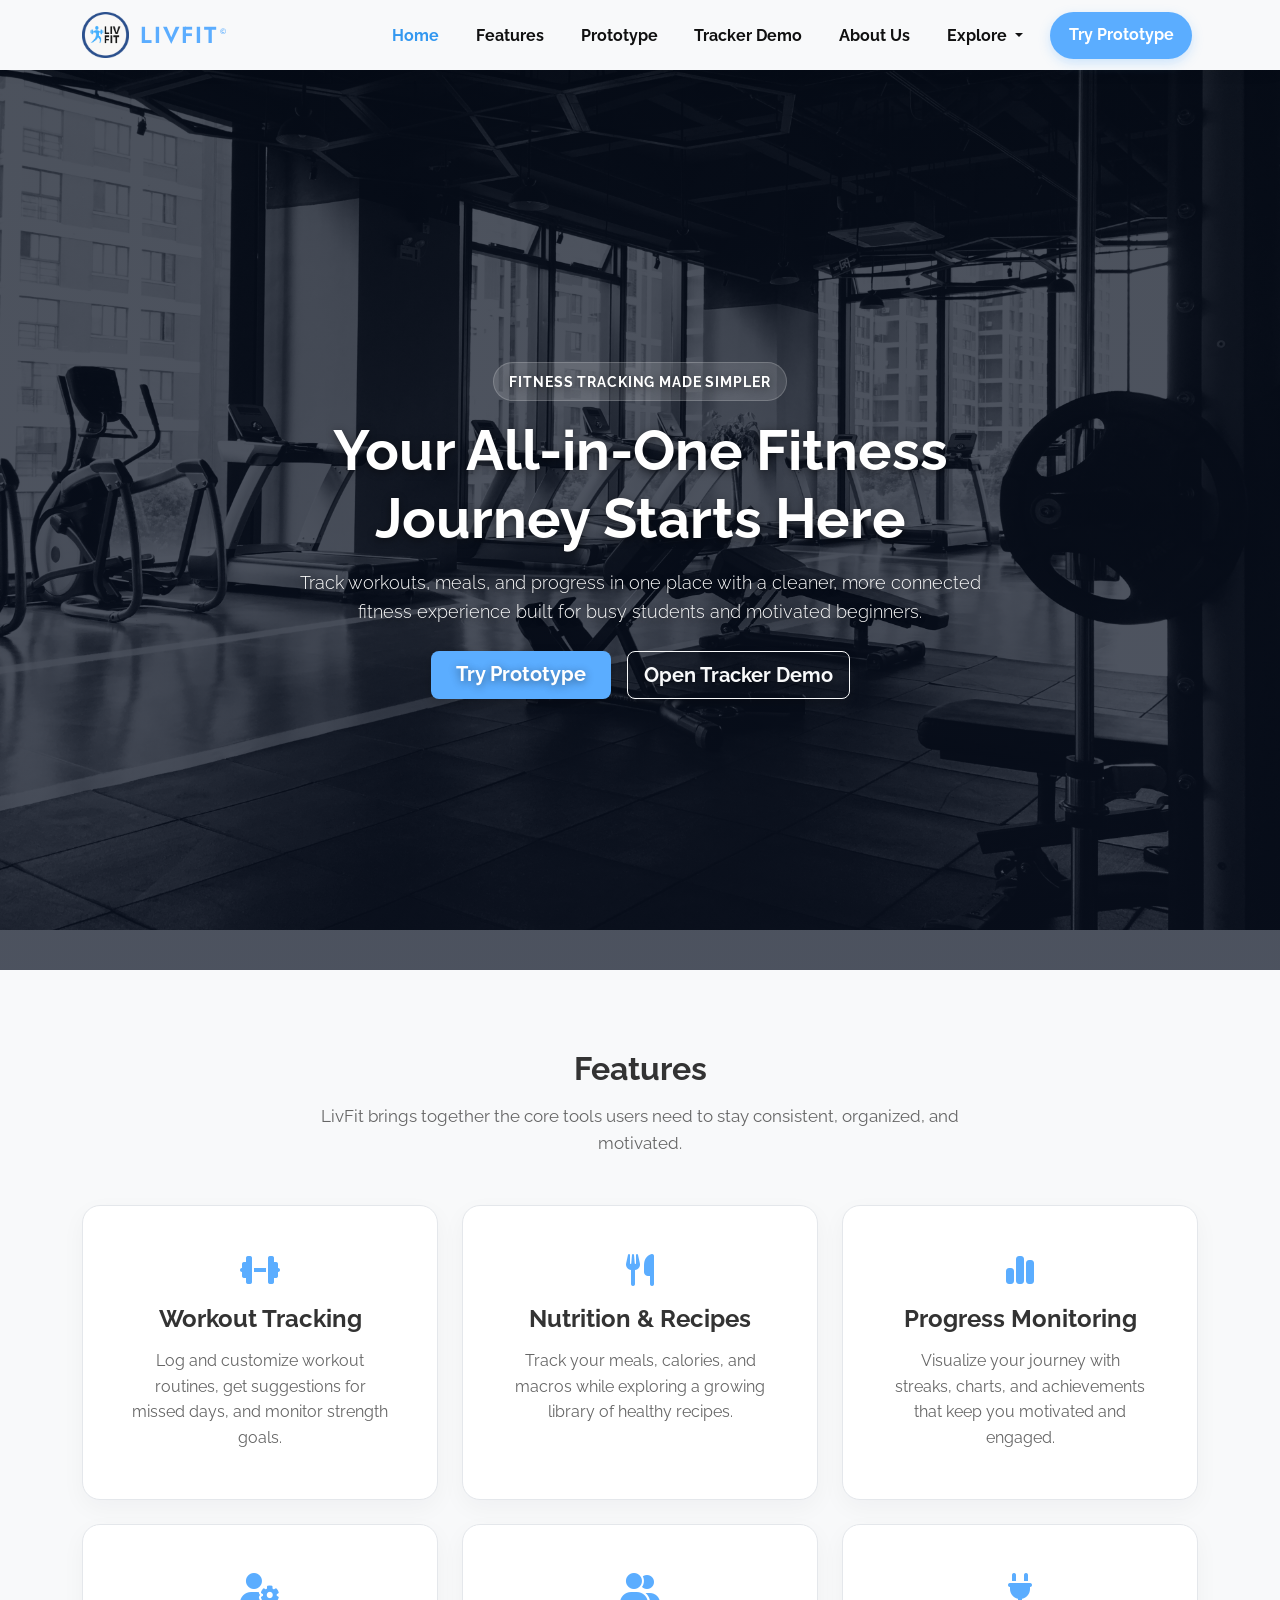
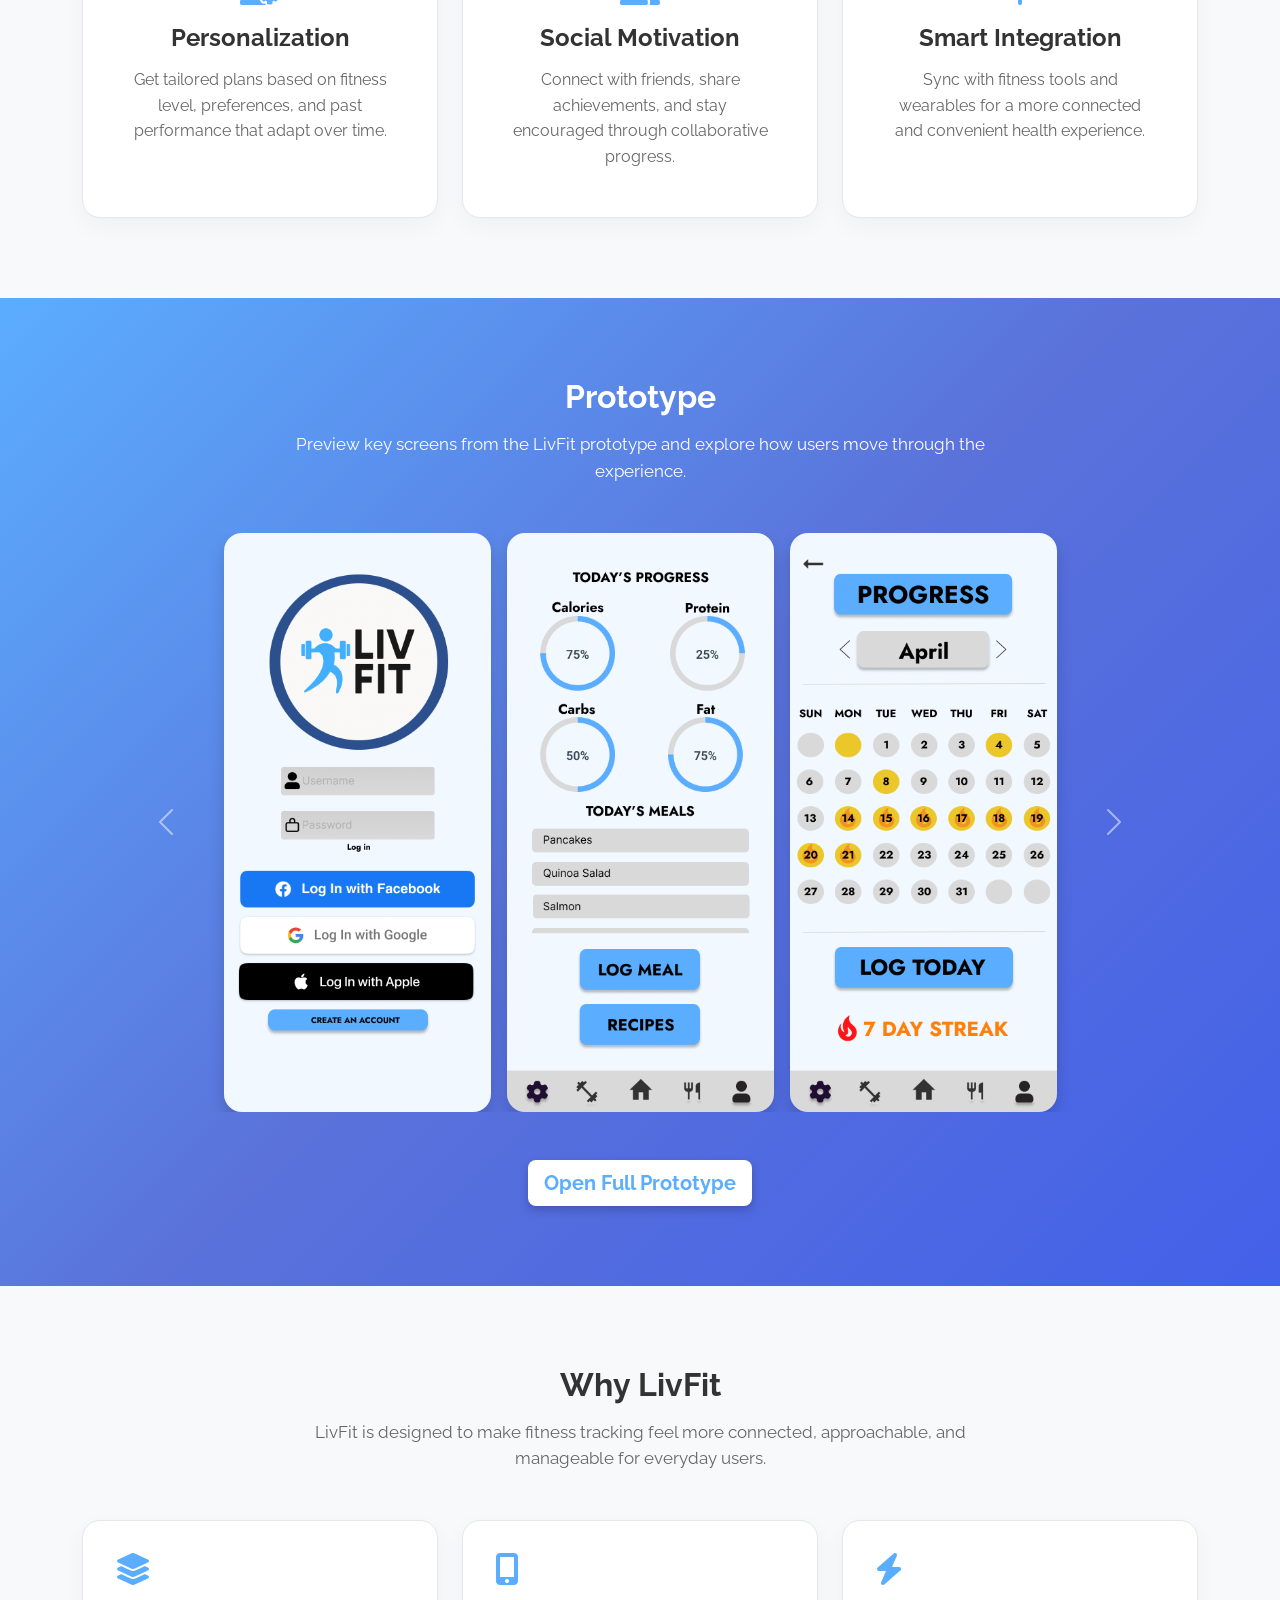
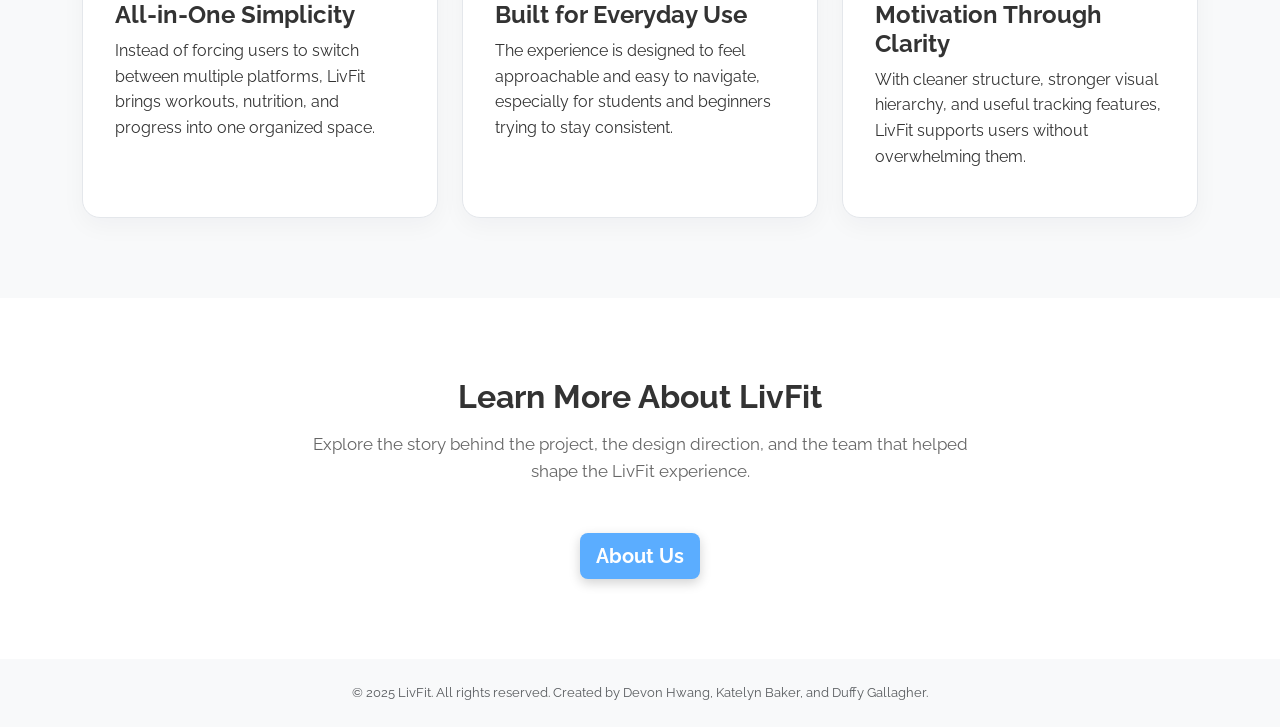
<file: index.html>
<!doctype html>
<html lang="en">
  <head>
    <meta charset="utf-8">
    <meta name="viewport" content="width=device-width, initial-scale=1">
    <meta name="description" content="LivFit fitness tracking website mockup">
    <meta name="author" content="Devon Hwang">
    <title>LivFit</title>

    <!-- Fonts -->
    <link rel="preconnect" href="https://fonts.googleapis.com">
    <link rel="preconnect" href="https://fonts.gstatic.com" crossorigin>
    <link href="https://fonts.googleapis.com/css2?family=Imperial+Script&family=Jost:ital,wght@0,100..900;1,100..900&family=Lacquer&family=Racing+Sans+One&family=Raleway:ital,wght@0,100..900;1,100..900&family=Roboto+Condensed:ital,wght@0,100..900;1,100..900&family=Roboto:ital,wght@0,100..900;1,100..900&display=swap" rel="stylesheet">

    <!-- Font Awesome -->
    <link rel="stylesheet" href="https://cdnjs.cloudflare.com/ajax/libs/font-awesome/6.5.0/css/all.min.css" crossorigin="anonymous" referrerpolicy="no-referrer">

    <!-- Bootstrap -->
    <link href="https://cdn.jsdelivr.net/npm/bootstrap@5.3.3/dist/css/bootstrap.min.css" rel="stylesheet" crossorigin="anonymous">

    <!-- Custom CSS -->
    <link href="style.css" rel="stylesheet">
  </head>

  <body id="home">
    <!-- Navbar -->
    <nav class="navbar navbar-expand-lg sticky-top">
      <div class="container">
        <a class="navbar-brand d-flex align-items-center" href="index.html">
          <img src="images/logo.png" alt="LivFit Logo" class="navbar-logo me-2">
          <span>LivFit<span class="copyright">©</span></span>
        </a>

        <button class="navbar-toggler" type="button" data-bs-toggle="collapse" data-bs-target="#navbarNav"
          aria-controls="navbarNav" aria-expanded="false" aria-label="Toggle navigation">
          <span class="navbar-toggler-icon"></span>
        </button>

        <div class="collapse navbar-collapse" id="navbarNav">
          <ul class="navbar-nav ms-auto align-items-lg-center">
            <li class="nav-item"><a class="nav-link active" href="index.html">Home</a></li>
            <li class="nav-item"><a class="nav-link" href="index.html#features">Features</a></li>
            <li class="nav-item"><a class="nav-link" href="index.html#screenshots">Prototype</a></li>
            <li class="nav-item"><a class="nav-link" href="tracker.html">Tracker Demo</a></li>
            <li class="nav-item"><a class="nav-link" href="about.html">About Us</a></li>

            <li class="nav-item dropdown">
              <a class="nav-link dropdown-toggle" href="#" id="navbarDropdown" role="button"
                data-bs-toggle="dropdown" aria-expanded="false">
                Explore
              </a>
              <ul class="dropdown-menu dropdown-menu-end" aria-labelledby="navbarDropdown">
  <li><a class="dropdown-item" href="index.html#why-livfit">Why LivFit</a></li>
  <li><a class="dropdown-item" href="tracker.html">Tracking Page</a></li>
  <li><a class="dropdown-item" href="about.html">About Us</a></li>
</ul>
            </li>

            <li class="nav-item ms-lg-2">
              <a href="https://www.figma.com/proto/eS0vBSrMBwKvLSvqaWGqgv/Group-2--Katelyn--Duffy--Devon-High-Fideliy?node-id=2-2&t=AMbj5bhNXjdpvRWr-1"
                target="_blank" class="btn nav-cta-btn">
                Try Prototype
              </a>
            </li>
          </ul>
        </div>
      </div>
    </nav>

    <!-- Hero -->
    <section class="hero">
      <div class="container hero-text">
        <p class="hero-kicker">Fitness tracking made simpler</p>
        <h1 class="display-4 fw-bold">Your All-in-One Fitness Journey Starts Here</h1>
        <p class="lead mt-3 mb-4">
          Track workouts, meals, and progress in one place with a cleaner, more connected fitness experience built for busy students and motivated beginners.
        </p>

        <div class="d-flex flex-column flex-sm-row gap-3 justify-content-center hero-buttons">
          <a href="https://www.figma.com/proto/eS0vBSrMBwKvLSvqaWGqgv/Group-2--Katelyn--Duffy--Devon-High-Fideliy?node-id=2-2&t=AMbj5bhNXjdpvRWr-1"
            target="_blank" class="btn btn-primary btn-lg">
            Try Prototype
          </a>

          <a href="tracker.html" class="btn btn-outline-light btn-lg">
            Open Tracker Demo
          </a>
        </div>
      </div>
    </section>

    <!-- Features -->
    <section id="features">
      <div class="container">
        <div class="section-heading text-center">
          <h2 class="fw-bold">Features</h2>
          <p class="section-subtitle">
            LivFit brings together the core tools users need to stay consistent, organized, and motivated.
          </p>
        </div>

        <div class="row g-4">
          <div class="col-md-6 col-lg-4">
            <div class="feature-card p-5 h-100">
              <i class="fa-solid fa-dumbbell feature-icon"></i>
              <h4>Workout Tracking</h4>
              <p>Log and customize workout routines, get suggestions for missed days, and monitor strength goals.</p>
            </div>
          </div>

          <div class="col-md-6 col-lg-4">
            <div class="feature-card p-5 h-100">
              <i class="fa-solid fa-utensils feature-icon"></i>
              <h4>Nutrition & Recipes</h4>
              <p>Track your meals, calories, and macros while exploring a growing library of healthy recipes.</p>
            </div>
          </div>

          <div class="col-md-6 col-lg-4">
            <div class="feature-card p-5 h-100">
              <i class="fa-solid fa-chart-simple feature-icon"></i>
              <h4>Progress Monitoring</h4>
              <p>Visualize your journey with streaks, charts, and achievements that keep you motivated and engaged.</p>
            </div>
          </div>

          <div class="col-md-6 col-lg-4">
            <div class="feature-card p-5 h-100">
              <i class="fa-solid fa-user-gear feature-icon"></i>
              <h4>Personalization</h4>
              <p>Get tailored plans based on fitness level, preferences, and past performance that adapt over time.</p>
            </div>
          </div>

          <div class="col-md-6 col-lg-4">
            <div class="feature-card p-5 h-100">
              <i class="fa-solid fa-user-group feature-icon"></i>
              <h4>Social Motivation</h4>
              <p>Connect with friends, share achievements, and stay encouraged through collaborative progress.</p>
            </div>
          </div>

          <div class="col-md-6 col-lg-4">
            <div class="feature-card p-5 h-100">
              <i class="fa-solid fa-plug feature-icon"></i>
              <h4>Smart Integration</h4>
              <p>Sync with fitness tools and wearables for a more connected and convenient health experience.</p>
            </div>
          </div>
        </div>
      </div>
    </section>

    <!-- Prototype -->
    <section id="screenshots">
      <div class="container">
        <div class="section-heading text-center">
          <h2 class="fw-bold text-white">Prototype</h2>
          <p class="section-subtitle text-white">
            Preview key screens from the LivFit prototype and explore how users move through the experience.
          </p>
        </div>

        <div id="livfitCarousel" class="carousel slide" data-bs-ride="carousel">
          <div class="carousel-inner">
            <div class="carousel-item active">
              <div class="row g-3 justify-content-center">
                <div class="col-4 col-md-3">
                  <img src="images/login-screen.png" class="d-block w-100 rounded shadow prototype-img" alt="LivFit Login"
                    data-bs-toggle="modal" data-bs-target="#imageModal"
                    onclick="document.getElementById('modalImage').src=this.src">
                </div>
                <div class="col-4 col-md-3">
                  <img src="images/nutrition-dashboard.png" class="d-block w-100 rounded shadow prototype-img" alt="Nutrition Dashboard"
                    data-bs-toggle="modal" data-bs-target="#imageModal"
                    onclick="document.getElementById('modalImage').src=this.src">
                </div>
                <div class="col-4 col-md-3">
                  <img src="images/progress-tracker.png" class="d-block w-100 rounded shadow prototype-img" alt="Progress Tracker"
                    data-bs-toggle="modal" data-bs-target="#imageModal"
                    onclick="document.getElementById('modalImage').src=this.src">
                </div>
              </div>
            </div>

            <div class="carousel-item">
              <div class="row g-3 justify-content-center">
                <div class="col-4 col-md-3">
                  <img src="images/profile-achievements.png" class="d-block w-100 rounded shadow prototype-img" alt="Profile Achievements"
                    data-bs-toggle="modal" data-bs-target="#imageModal"
                    onclick="document.getElementById('modalImage').src=this.src">
                </div>
                <div class="col-4 col-md-3">
                  <img src="images/fitness-discover.png" class="d-block w-100 rounded shadow prototype-img" alt="Discover Workouts"
                    data-bs-toggle="modal" data-bs-target="#imageModal"
                    onclick="document.getElementById('modalImage').src=this.src">
                </div>
              </div>
            </div>
          </div>

          <button class="carousel-control-prev" type="button" data-bs-target="#livfitCarousel" data-bs-slide="prev">
            <span class="carousel-control-prev-icon" aria-hidden="true"></span>
            <span class="visually-hidden">Previous</span>
          </button>
          <button class="carousel-control-next" type="button" data-bs-target="#livfitCarousel" data-bs-slide="next">
            <span class="carousel-control-next-icon" aria-hidden="true"></span>
            <span class="visually-hidden">Next</span>
          </button>
        </div>

        <div class="text-center mt-4">
          <a href="https://www.figma.com/proto/eS0vBSrMBwKvLSvqaWGqgv/Group-2--Katelyn--Duffy--Devon-High-Fideliy?node-id=2-2&t=AMbj5bhNXjdpvRWr-1"
            target="_blank" class="btn btn-secondary-custom btn-lg mt-4">
            Open Full Prototype
          </a>
        </div>
      </div>
    </section>

    <!-- Why LivFit -->
    <section id="why-livfit" class="bg-light">
      <div class="container">
        <div class="section-heading text-center">
          <h2 class="fw-bold">Why LivFit</h2>
          <p class="section-subtitle">
            LivFit is designed to make fitness tracking feel more connected, approachable, and manageable for everyday users.
          </p>
        </div>

        <div class="row g-4">
          <div class="col-md-4">
            <div class="why-card h-100">
              <i class="fa-solid fa-layer-group why-icon"></i>
              <h4>All-in-One Simplicity</h4>
              <p>
                Instead of forcing users to switch between multiple platforms, LivFit brings workouts, nutrition, and progress into one organized space.
              </p>
            </div>
          </div>

          <div class="col-md-4">
            <div class="why-card h-100">
              <i class="fa-solid fa-mobile-screen-button why-icon"></i>
              <h4>Built for Everyday Use</h4>
              <p>
                The experience is designed to feel approachable and easy to navigate, especially for students and beginners trying to stay consistent.
              </p>
            </div>
          </div>

          <div class="col-md-4">
            <div class="why-card h-100">
              <i class="fa-solid fa-bolt why-icon"></i>
              <h4>Motivation Through Clarity</h4>
              <p>
                With cleaner structure, stronger visual hierarchy, and useful tracking features, LivFit supports users without overwhelming them.
              </p>
            </div>
          </div>
        </div>
      </div>
    </section>

       <!-- About CTA -->
    <section class="bg-white">
      <div class="container text-center">
        <div class="section-heading">
          <h2 class="fw-bold">Learn More About LivFit</h2>
          <p class="section-subtitle">
            Explore the story behind the project, the design direction, and the team that helped shape the LivFit experience.
          </p>
        </div>

        <a href="about.html" class="btn btn-primary btn-lg">About Us</a>
      </div>
    </section>
    <!-- Footer -->
    <footer class="text-center py-4">
      <div class="container">
        <p class="mb-0 text-muted small">
          &copy; 2025 LivFit. All rights reserved. Created by Devon Hwang, Katelyn Baker, and Duffy Gallagher.
        </p>
      </div>
    </footer>

    <!-- Modal -->
    <div class="modal fade" id="imageModal" tabindex="-1" aria-hidden="true">
      <div class="modal-dialog modal-dialog-centered modal-lg">
        <div class="modal-content bg-white border-0 shadow">
          <div class="modal-body p-0">
            <img
              src="[data-uri]"
              id="modalImage"
              class="img-fluid w-100 rounded"
              alt="Enlarged preview"
            >
          </div>
        </div>
      </div>
    </div>

    <script src="https://cdn.jsdelivr.net/npm/bootstrap@5.3.3/dist/js/bootstrap.bundle.min.js" crossorigin="anonymous"></script>
    <script src="script.js"></script>
  </body>
</html>
</file>
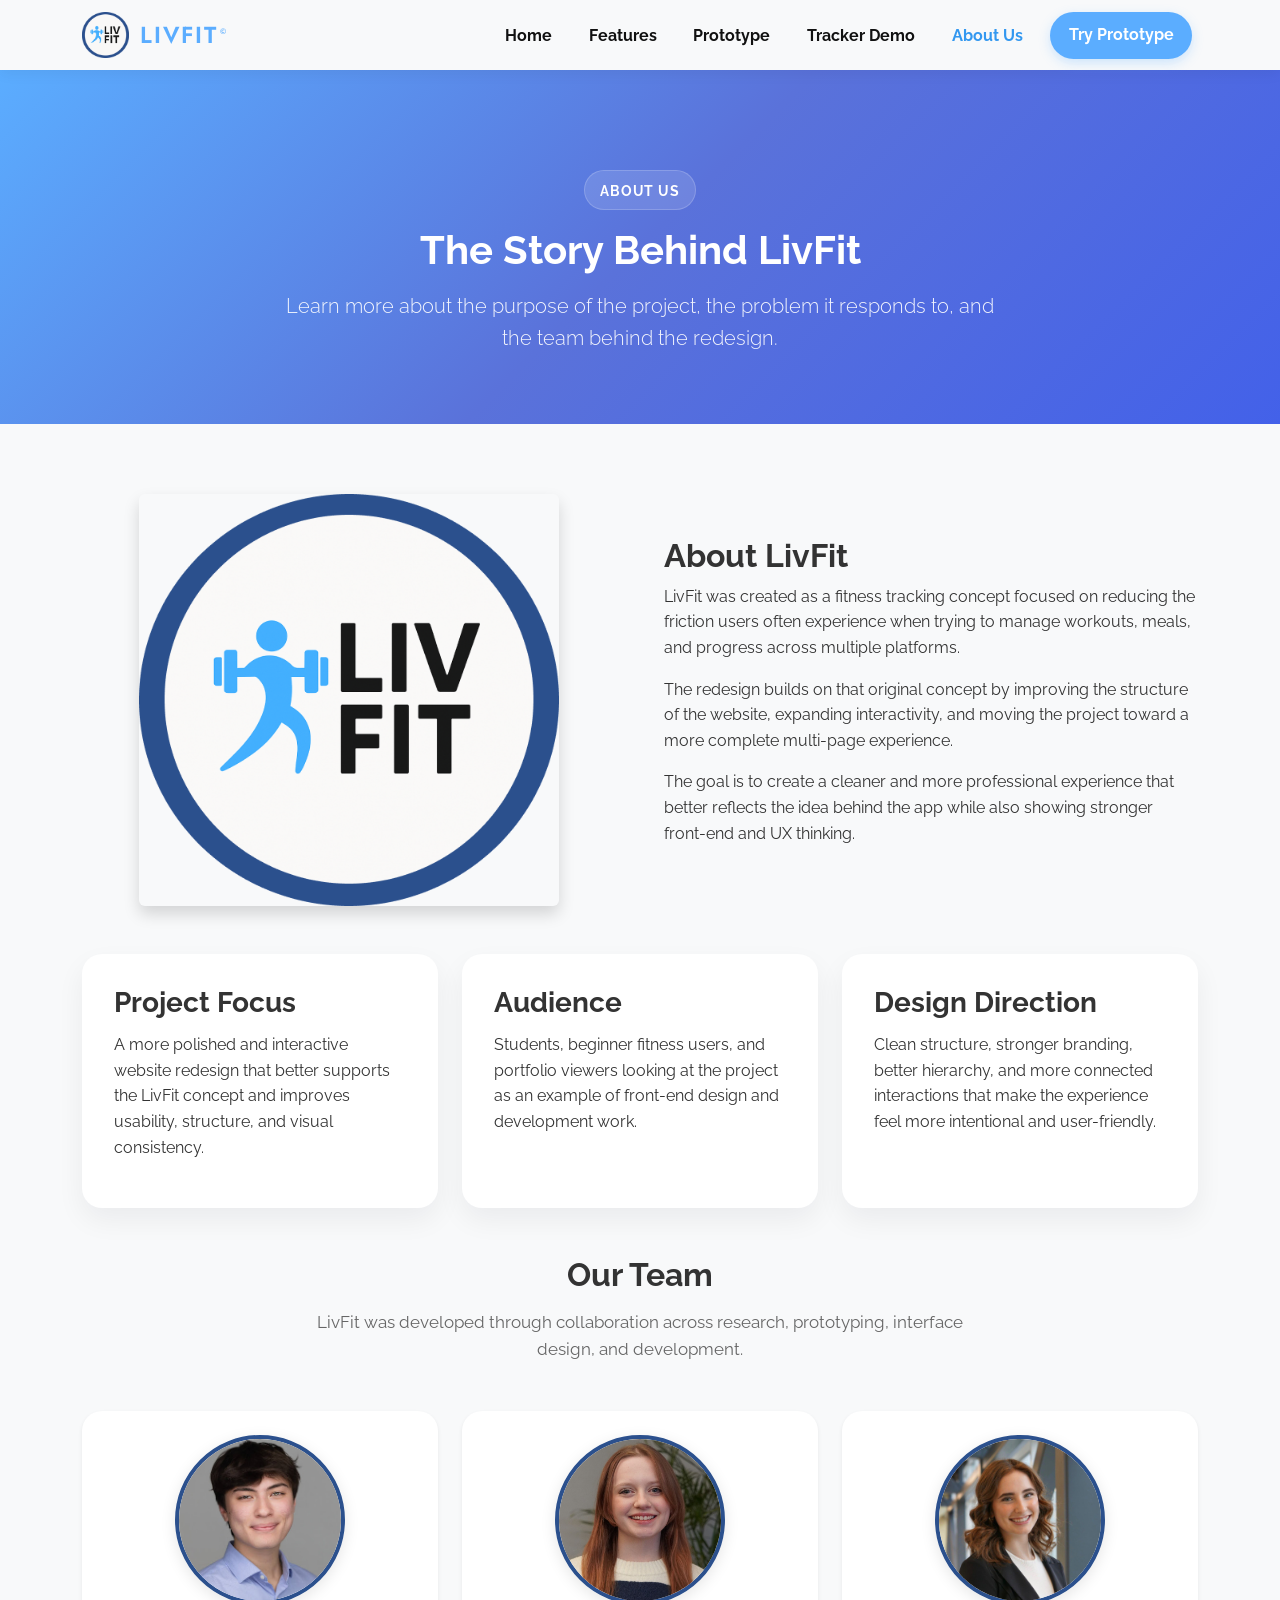
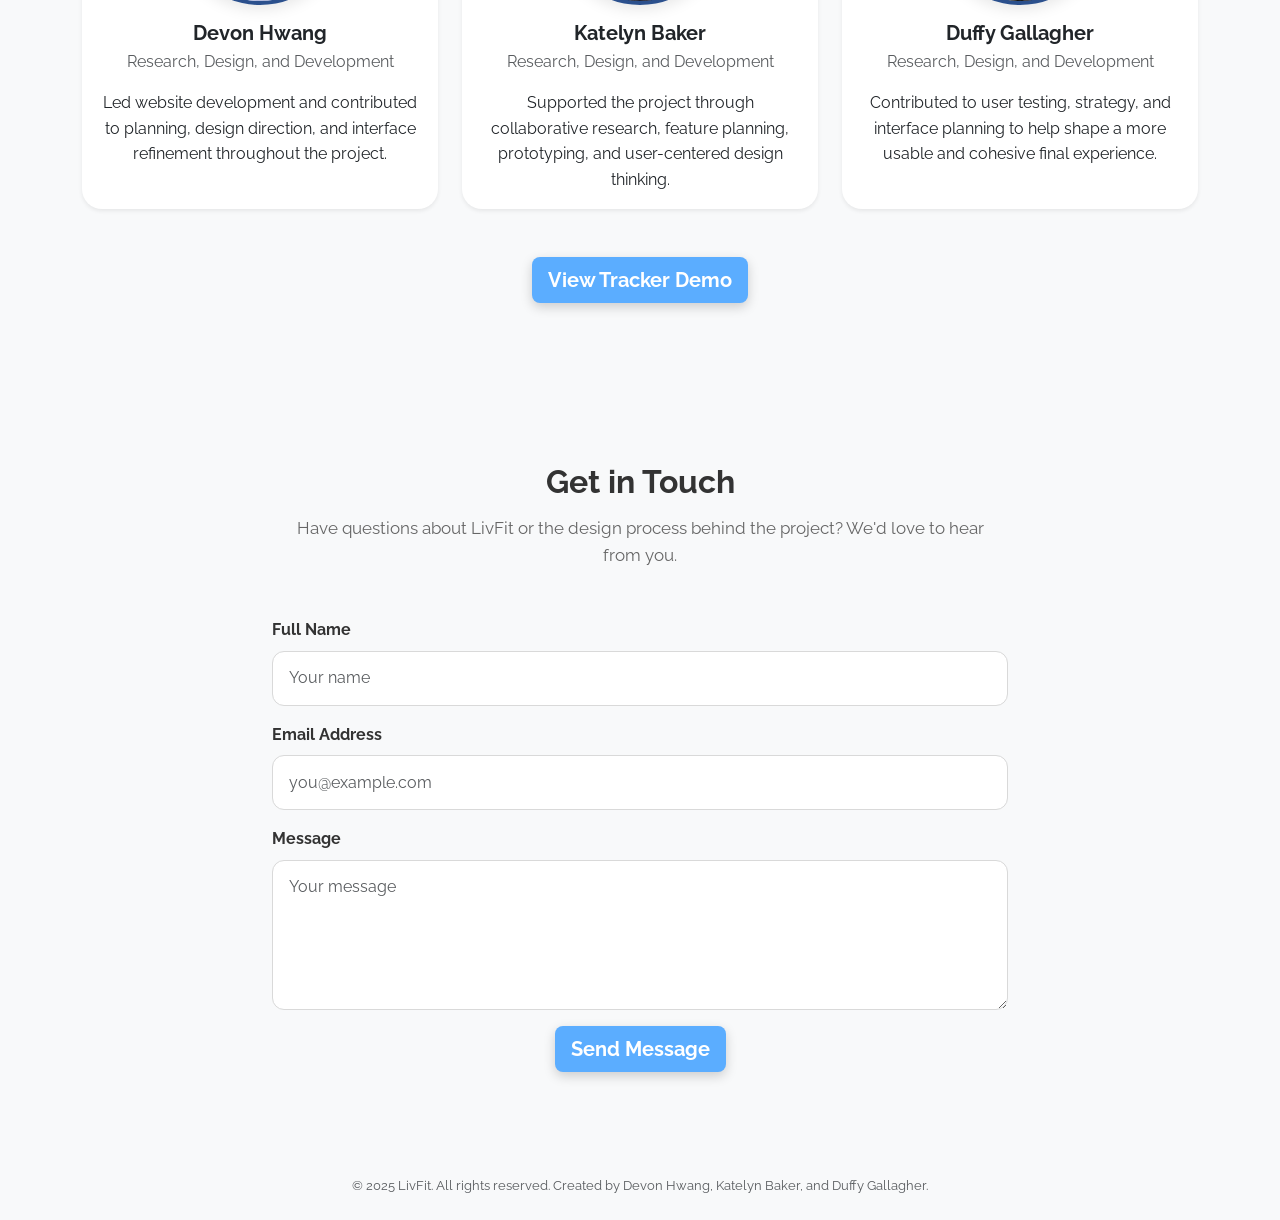
<file: about.html>
<!doctype html>
<html lang="en">
  <head>
    <meta charset="utf-8">
    <meta name="viewport" content="width=device-width, initial-scale=1">
    <meta name="description" content="About the LivFit project">
    <meta name="author" content="Devon Hwang">
    <title>LivFit | About Us</title>

    <link rel="preconnect" href="https://fonts.googleapis.com">
    <link rel="preconnect" href="https://fonts.gstatic.com" crossorigin>
    <link href="https://fonts.googleapis.com/css2?family=Imperial+Script&family=Jost:ital,wght@0,100..900;1,100..900&family=Lacquer&family=Racing+Sans+One&family=Raleway:ital,wght@0,100..900;1,100..900&family=Roboto+Condensed:ital,wght@0,100..900;1,100..900&family=Roboto:ital,wght@0,100..900;1,100..900&display=swap" rel="stylesheet">

    <link rel="stylesheet" href="https://cdnjs.cloudflare.com/ajax/libs/font-awesome/6.5.0/css/all.min.css" crossorigin="anonymous" referrerpolicy="no-referrer">
    <link href="https://cdn.jsdelivr.net/npm/bootstrap@5.3.3/dist/css/bootstrap.min.css" rel="stylesheet" crossorigin="anonymous">
    <link href="style.css" rel="stylesheet">
  </head>

  <body class="subpage-body">
    <nav class="navbar navbar-expand-lg sticky-top">
      <div class="container">
        <a class="navbar-brand d-flex align-items-center" href="index.html">
          <img src="images/logo.png" alt="LivFit Logo" class="navbar-logo me-2">
          <span>LivFit<span class="copyright">©</span></span>
        </a>

        <button class="navbar-toggler" type="button" data-bs-toggle="collapse" data-bs-target="#navbarNavAbout"
          aria-controls="navbarNavAbout" aria-expanded="false" aria-label="Toggle navigation">
          <span class="navbar-toggler-icon"></span>
        </button>

        <div class="collapse navbar-collapse" id="navbarNavAbout">
          <ul class="navbar-nav ms-auto align-items-lg-center">
            <li class="nav-item"><a class="nav-link" href="index.html">Home</a></li>
            <li class="nav-item"><a class="nav-link" href="index.html#features">Features</a></li>
            <li class="nav-item"><a class="nav-link" href="index.html#screenshots">Prototype</a></li>
            <li class="nav-item"><a class="nav-link" href="tracker.html">Tracker Demo</a></li>
            <li class="nav-item"><a class="nav-link active" href="about.html">About Us</a></li>
            <li class="nav-item ms-lg-2">
              <a href="https://www.figma.com/proto/eS0vBSrMBwKvLSvqaWGqgv/Group-2--Katelyn--Duffy--Devon-High-Fideliy?node-id=2-2&t=AMbj5bhNXjdpvRWr-1"
                target="_blank" class="btn nav-cta-btn">
                Try Prototype
              </a>
            </li>
          </ul>
        </div>
      </div>
    </nav>

    <section class="subpage-hero about-hero">
      <div class="container text-center">
        <p class="hero-kicker">About Us</p>
        <h1 class="fw-bold">The Story Behind LivFit</h1>
        <p class="lead mx-auto">
          Learn more about the purpose of the project, the problem it responds to, and the team behind the redesign.
        </p>
      </div>
    </section>

    <section class="about-page-section">
      <div class="container">
        <div class="row g-5 align-items-center mb-5">
          <div class="col-lg-6">
            <img src="images/logo.png" alt="LivFit Logo" class="img-fluid rounded shadow about-image">
          </div>
          <div class="col-lg-6">
            <h2>About LivFit</h2>
            <p>
              LivFit was created as a fitness tracking concept focused on reducing the friction users often experience when trying to manage workouts, meals, and progress across multiple platforms.
            </p>
            <p>
              The redesign builds on that original concept by improving the structure of the website, expanding interactivity, and moving the project toward a more complete multi-page experience.
            </p>
            <p>
              The goal is to create a cleaner and more professional experience that better reflects the idea behind the app while also showing stronger front-end and UX thinking.
            </p>
          </div>
        </div>

        <div class="row g-4 mb-5">
          <div class="col-md-4">
            <div class="about-info-card h-100">
              <h3>Project Focus</h3>
              <p>
                A more polished and interactive website redesign that better supports the LivFit concept and improves usability, structure, and visual consistency.
              </p>
            </div>
          </div>

          <div class="col-md-4">
            <div class="about-info-card h-100">
              <h3>Audience</h3>
              <p>
                Students, beginner fitness users, and portfolio viewers looking at the project as an example of front-end design and development work.
              </p>
            </div>
          </div>

          <div class="col-md-4">
            <div class="about-info-card h-100">
              <h3>Design Direction</h3>
              <p>
                Clean structure, stronger branding, better hierarchy, and more connected interactions that make the experience feel more intentional and user-friendly.
              </p>
            </div>
          </div>
        </div>

        <div class="section-heading text-center">
          <h2 class="fw-bold">Our Team</h2>
          <p class="section-subtitle">
            LivFit was developed through collaboration across research, prototyping, interface design, and development.
          </p>
        </div>

        <div class="row text-center justify-content-center g-4">
          <div class="col-md-4">
            <div class="card team-card border-0 shadow-sm h-100">
              <img src="images/headshot.jpg" class="team-img mt-4" alt="Devon Hwang">
              <div class="card-body">
                <h5 class="card-title mb-1">Devon Hwang</h5>
                <p class="text-muted">Research, Design, and Development</p>
                <p class="card-text">Led website development and contributed to planning, design direction, and interface refinement throughout the project.</p>
              </div>
            </div>
          </div>

          <div class="col-md-4">
            <div class="card team-card border-0 shadow-sm h-100">
              <img src="images/katelyn.jpg" class="team-img mt-4" alt="Katelyn Baker">
              <div class="card-body">
                <h5 class="card-title mb-1">Katelyn Baker</h5>
                <p class="text-muted">Research, Design, and Development</p>
                <p class="card-text">Supported the project through collaborative research, feature planning, prototyping, and user-centered design thinking.</p>
              </div>
            </div>
          </div>

          <div class="col-md-4">
            <div class="card team-card border-0 shadow-sm h-100">
              <img src="images/duffy.jpg" class="team-img mt-4" alt="Duffy Gallagher">
              <div class="card-body">
                <h5 class="card-title mb-1">Duffy Gallagher</h5>
                <p class="text-muted">Research, Design, and Development</p>
                <p class="card-text">Contributed to user testing, strategy, and interface planning to help shape a more usable and cohesive final experience.</p>
              </div>
            </div>
          </div>
        </div>

        <div class="text-center mt-5">
          <a href="tracker.html" class="btn btn-primary btn-lg">View Tracker Demo</a>
        </div>
      </div>
    </section>

    <!-- Contact Section -->
<section id="contact" class="about-contact-section">
  <div class="container">

    <div class="section-heading text-center">
      <h2 class="fw-bold">Get in Touch</h2>
      <p class="section-subtitle">
        Have questions about LivFit or the design process behind the project? We'd love to hear from you.
      </p>
    </div>

    <div class="row justify-content-center">
      <div class="col-md-8">

        <form>
          <div class="mb-3">
            <label for="name" class="form-label">Full Name</label>
            <input type="text" class="form-control" id="name" placeholder="Your name">
          </div>

          <div class="mb-3">
            <label for="email" class="form-label">Email Address</label>
            <input type="email" class="form-control" id="email" placeholder="you@example.com">
          </div>

          <div class="mb-3">
            <label for="message" class="form-label">Message</label>
            <textarea class="form-control" id="message" rows="5" placeholder="Your message"></textarea>
          </div>

          <div class="text-center">
            <button type="submit" class="btn btn-primary btn-lg">
              Send Message
            </button>
          </div>

        </form>

      </div>
    </div>

  </div>
</section>

    <footer class="text-center py-4">
      <div class="container">
        <p class="mb-0 text-muted small">
          &copy; 2025 LivFit. All rights reserved. Created by Devon Hwang, Katelyn Baker, and Duffy Gallagher.
        </p>
      </div>
    </footer>

    <script src="https://cdn.jsdelivr.net/npm/bootstrap@5.3.3/dist/js/bootstrap.bundle.min.js" crossorigin="anonymous"></script>
    <script src="script.js"></script>
  </body>
</html>
</file>
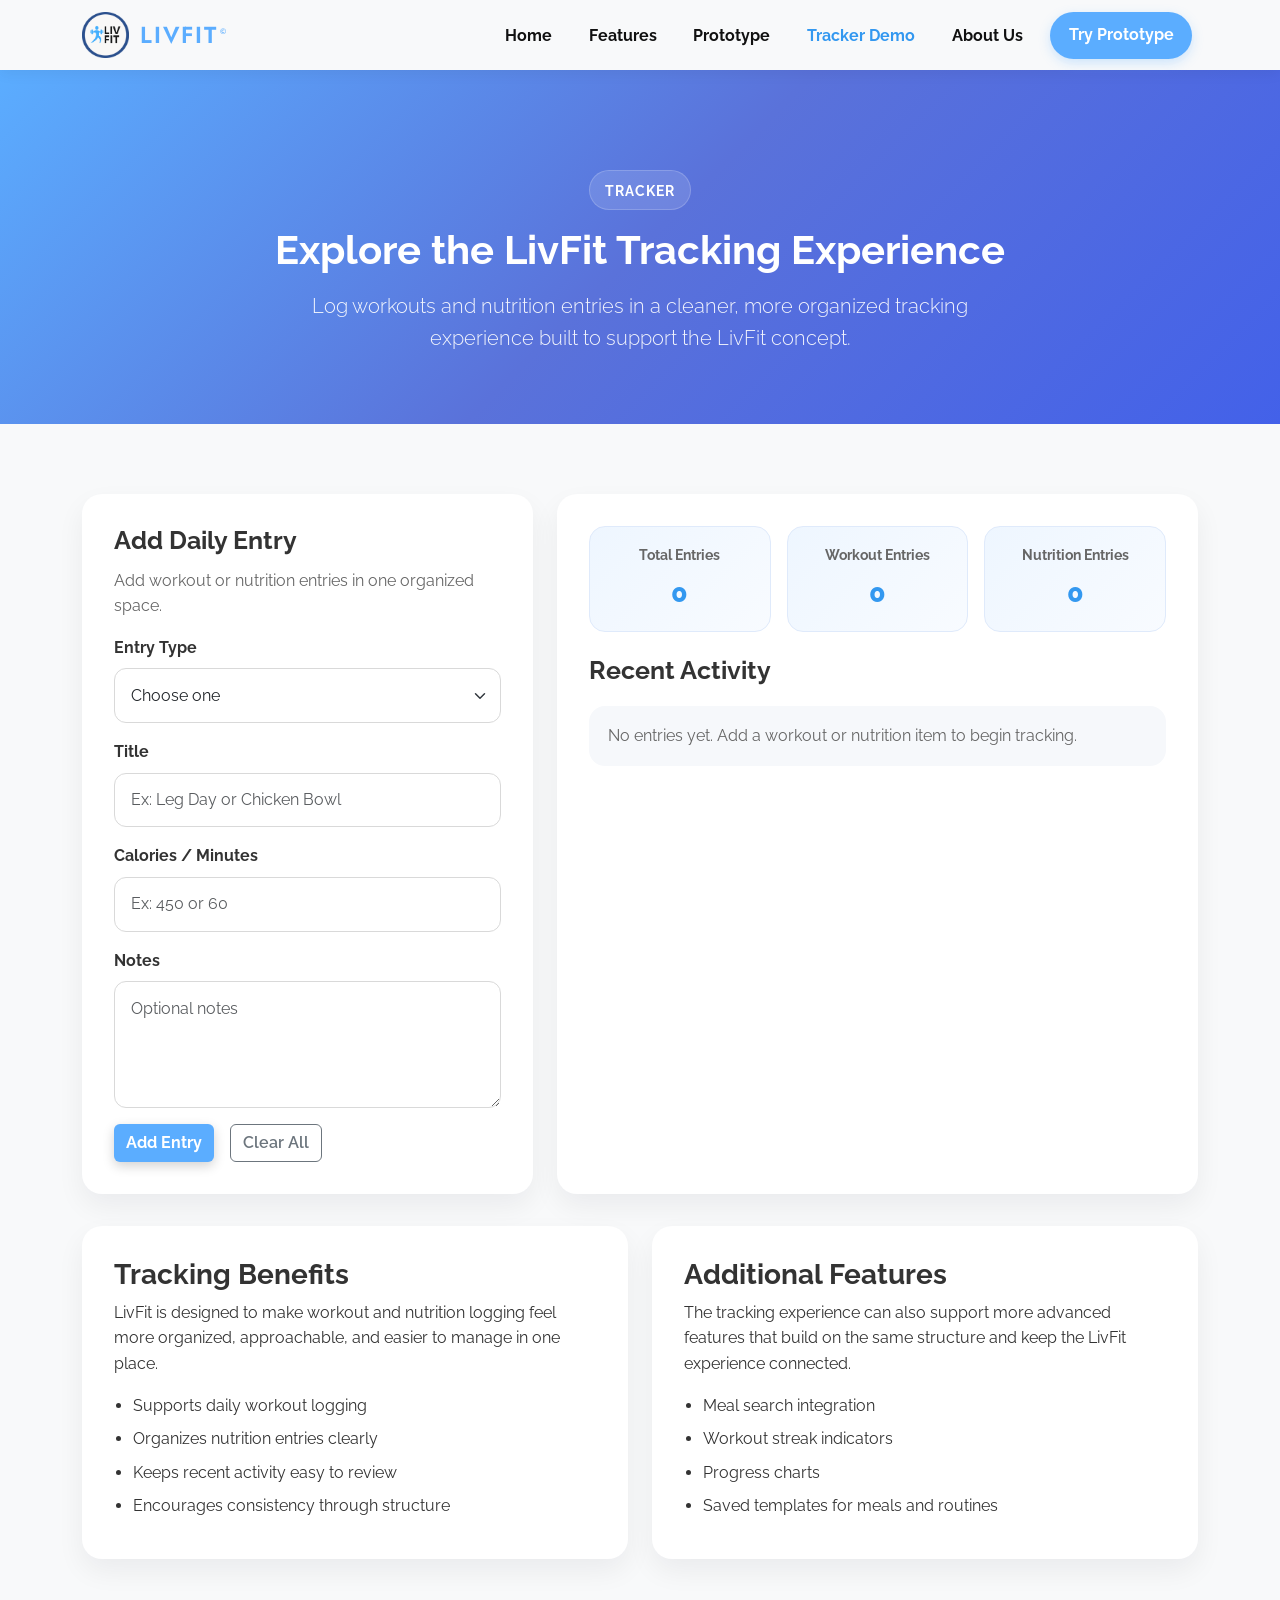
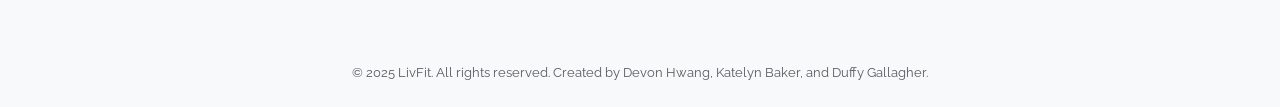
<file: tracker.html>
<!doctype html>
<html lang="en">
  <head>
    <meta charset="utf-8">
    <meta name="viewport" content="width=device-width, initial-scale=1">
    <meta name="description" content="LivFit tracker demo">
    <meta name="author" content="Devon Hwang">
    <title>LivFit | Tracker demo</title>

    <link rel="preconnect" href="https://fonts.googleapis.com">
    <link rel="preconnect" href="https://fonts.gstatic.com" crossorigin>
    <link href="https://fonts.googleapis.com/css2?family=Imperial+Script&family=Jost:ital,wght@0,100..900;1,100..900&family=Lacquer&family=Racing+Sans+One&family=Raleway:ital,wght@0,100..900;1,100..900&family=Roboto+Condensed:ital,wght@0,100..900;1,100..900&family=Roboto:ital,wght@0,100..900;1,100..900&display=swap" rel="stylesheet">

    <link rel="stylesheet" href="https://cdnjs.cloudflare.com/ajax/libs/font-awesome/6.5.0/css/all.min.css" crossorigin="anonymous" referrerpolicy="no-referrer">
    <link href="https://cdn.jsdelivr.net/npm/bootstrap@5.3.3/dist/css/bootstrap.min.css" rel="stylesheet" crossorigin="anonymous">
    <link href="style.css" rel="stylesheet">
  </head>

  <body class="subpage-body">
    <nav class="navbar navbar-expand-lg sticky-top">
      <div class="container">
        <a class="navbar-brand d-flex align-items-center" href="index.html">
          <img src="images/logo.png" alt="LivFit Logo" class="navbar-logo me-2">
          <span>LivFit<span class="copyright">©</span></span>
        </a>

        <button class="navbar-toggler" type="button" data-bs-toggle="collapse" data-bs-target="#navbarNavTracker"
          aria-controls="navbarNavTracker" aria-expanded="false" aria-label="Toggle navigation">
          <span class="navbar-toggler-icon"></span>
        </button>

        <div class="collapse navbar-collapse" id="navbarNavTracker">
          <ul class="navbar-nav ms-auto align-items-lg-center">
            <li class="nav-item"><a class="nav-link" href="index.html">Home</a></li>
            <li class="nav-item"><a class="nav-link" href="index.html#features">Features</a></li>
            <li class="nav-item"><a class="nav-link" href="index.html#screenshots">Prototype</a></li>
            <li class="nav-item"><a class="nav-link active" href="tracker.html">Tracker Demo</a></li>
            <li class="nav-item"><a class="nav-link" href="about.html">About Us</a></li>
            <li class="nav-item ms-lg-2">
              <a href="https://www.figma.com/proto/eS0vBSrMBwKvLSvqaWGqgv/Group-2--Katelyn--Duffy--Devon-High-Fideliy?node-id=2-2&t=AMbj5bhNXjdpvRWr-1"
                target="_blank" class="btn nav-cta-btn">
                Try Prototype
              </a>
            </li>
          </ul>
        </div>
      </div>
    </nav>

       <section class="subpage-hero">
      <div class="container text-center">
        <p class="hero-kicker">Tracker</p>
        <h1 class="fw-bold">Explore the LivFit Tracking Experience</h1>
        <p class="lead mx-auto">
          Log workouts and nutrition entries in a cleaner, more organized tracking experience built to support the LivFit concept.
        </p>
      </div>
    </section>

    <section class="tracker-section">
      <div class="container">
        <div class="row g-4">
          <div class="col-lg-5">
            <div class="tracker-card">
              <h2 class="tracker-title">Add Daily Entry</h2>
              <p class="tracker-text">Add workout or nutrition entries in one organized space.</p>

              <form id="trackerForm">
                <div class="mb-3">
                  <label for="entryType" class="form-label">Entry Type</label>
                  <select id="entryType" class="form-select" required>
                    <option value="">Choose one</option>
                    <option value="Workout">Workout</option>
                    <option value="Nutrition">Nutrition</option>
                  </select>
                </div>

                <div class="mb-3">
                  <label for="entryTitle" class="form-label">Title</label>
                  <input type="text" id="entryTitle" class="form-control" placeholder="Ex: Leg Day or Chicken Bowl" required>
                </div>

                <div class="mb-3">
                  <label for="entryValue" class="form-label">Calories / Minutes</label>
                  <input type="number" id="entryValue" class="form-control" placeholder="Ex: 450 or 60" required>
                </div>

                <div class="mb-3">
                  <label for="entryNotes" class="form-label">Notes</label>
                  <textarea id="entryNotes" class="form-control" rows="4" placeholder="Optional notes"></textarea>
                </div>

                <div class="d-flex flex-column flex-sm-row gap-3">
                  <button type="submit" class="btn btn-primary">Add Entry</button>
                  <button type="button" id="clearEntries" class="btn btn-outline-secondary">Clear All</button>
                </div>
              </form>
            </div>
          </div>

          <div class="col-lg-7">
            <div class="tracker-card">
              <div class="tracker-summary">
                <div class="summary-box">
                  <span class="summary-label">Total Entries</span>
                  <span class="summary-number" id="totalEntries">0</span>
                </div>
                <div class="summary-box">
                  <span class="summary-label">Workout Entries</span>
                  <span class="summary-number" id="workoutEntries">0</span>
                </div>
                <div class="summary-box">
                  <span class="summary-label">Nutrition Entries</span>
                  <span class="summary-number" id="nutritionEntries">0</span>
                </div>
              </div>

              <h2 class="tracker-title mt-4">Recent Activity</h2>
              <div id="trackerEmptyState" class="tracker-empty">
                No entries yet. Add a workout or nutrition item to begin tracking.
              </div>

              <div id="trackerList" class="tracker-list"></div>
            </div>
          </div>
        </div>

        <div class="row g-4 mt-2">
          <div class="col-lg-6">
            <div class="tracker-card info-card">
              <h3>Tracking Benefits</h3>
              <p>
                LivFit is designed to make workout and nutrition logging feel more organized, approachable, and easier to manage in one place.
              </p>
              <ul>
                <li>Supports daily workout logging</li>
                <li>Organizes nutrition entries clearly</li>
                <li>Keeps recent activity easy to review</li>
                <li>Encourages consistency through structure</li>
              </ul>
            </div>
          </div>

          <div class="col-lg-6">
            <div class="tracker-card info-card">
              <h3>Additional Features</h3>
              <p>
                The tracking experience can also support more advanced features that build on the same structure and keep the LivFit experience connected.
              </p>
              <ul>
                <li>Meal search integration</li>
                <li>Workout streak indicators</li>
                <li>Progress charts</li>
                <li>Saved templates for meals and routines</li>
              </ul>
            </div>
          </div>
        </div>
      </div>
    </section>
    
    <footer class="text-center py-4">
      <div class="container">
        <p class="mb-0 text-muted small">
          &copy; 2025 LivFit. All rights reserved. Created by Devon Hwang, Katelyn Baker, and Duffy Gallagher.
        </p>
      </div>
    </footer>

    <script src="https://cdn.jsdelivr.net/npm/bootstrap@5.3.3/dist/js/bootstrap.bundle.min.js" crossorigin="anonymous"></script>
    <script src="script.js"></script>
  </body>
</html>
</file>
<file: style.css>
/* General Reset & Typography */
body {
  font-family: 'Raleway', 'Segoe UI', Tahoma, Geneva, Verdana, sans-serif;
  line-height: 1.6;
  background-color: #f8f9fa;
  color: #333;
  margin: 0;
  padding: 0;
}

h1, h2, h3, h4, h5 {
  font-weight: 700;
}

section {
  padding: 80px 0;
}

.section-heading {
  max-width: 760px;
  margin: 0 auto 3rem auto;
}

.section-heading h2 {
  margin-bottom: 0.9rem;
}

.section-subtitle {
  font-size: 1.05rem;
  color: #666;
  margin: 0 auto;
  max-width: 700px;
}

/* Navbar */
.navbar {
  background-color: rgba(248, 249, 250, 0.96);
  backdrop-filter: blur(8px);
  box-shadow: 0 3px 14px rgba(0, 0, 0, 0.06);
  padding-top: 0.45rem;
  padding-bottom: 0.45rem;
}

.navbar-logo {
  height: 46px;
  width: auto;
}

.navbar-brand {
  font-family: 'Jost', sans-serif;
  font-size: 1.45rem;
  letter-spacing: 1.4px;
  color: #5BADFF;
  display: flex;
  align-items: center;
  gap: 0.2rem;
  text-decoration: none;
}

.navbar-brand:hover {
  color: #5BADFF;
}

.navbar-brand .copyright {
  font-size: 0.34em;
  vertical-align: super;
  margin-left: 2px;
  color: #5BADFF;
}

.navbar-brand span {
  text-transform: uppercase;
  letter-spacing: 2px;
  font-weight: 600;
  color: #5BADFF;
  line-height: 1;
}

.nav-link {
  color: #111;
  margin-left: 0.6rem;
  font-size: 0.98rem;
  font-weight: 700;
  transition: color 0.25s ease;
}

.navbar .nav-link:link,
.navbar .nav-link:visited {
  color: #111;
}

.navbar .nav-link:hover {
  color: #3398F0;
  text-decoration: none;
}

.navbar .nav-link:focus,
.navbar .nav-link.active {
  color: #3398F0;
  outline: none;
}

.navbar-collapse {
  background-color: transparent;
}

.navbar-collapse .nav-item {
  padding: 0.2rem 0.35rem;
}

.dropdown-menu {
  border: none;
  border-radius: 14px;
  box-shadow: 0 10px 24px rgba(0, 0, 0, 0.08);
  padding: 0.6rem;
}

.dropdown-item {
  border-radius: 10px;
  font-weight: 600;
  padding: 0.55rem 0.9rem;
}

.dropdown-item:hover {
  background-color: #eef6ff;
  color: #3398F0;
}

.nav-cta-btn {
  background-color: #5BADFF;
  color: #fff;
  font-weight: 700;
  border-radius: 999px;
  padding: 0.65rem 1.1rem;
  box-shadow: 0 4px 12px rgba(91, 173, 255, 0.28);
  transition: all 0.3s ease;
}

.nav-cta-btn:hover {
  background-color: #3398F0;
  color: #fff;
  transform: translateY(-1px);
}

.navbar-toggler {
  border: none;
  box-shadow: none;
}

.navbar-toggler:focus {
  box-shadow: none;
}

.navbar-toggler-icon {
  background-image: url("data:image/svg+xml;charset=utf8,%3Csvg viewBox='0 0 30 30' xmlns='http://www.w3.org/2000/svg'%3E%3Cpath stroke='%235BADFF' stroke-width='2' stroke-linecap='round' stroke-miterlimit='10' d='M4 7h22M4 15h22M4 23h22'/%3E%3C/svg%3E");
}

/* Hero Section */
.hero {
  background-image: url("images/workout.jpg");
  background-attachment: fixed;
  background-position: center;
  background-repeat: no-repeat;
  background-size: cover;
  min-height: 100vh;
  display: flex;
  align-items: center;
  justify-content: center;
  text-align: center;
  position: relative;
  padding: 110px 20px 90px;
  overflow: hidden;
}

.hero::before {
  content: "";
  position: absolute;
  inset: 0;
  background: linear-gradient(rgba(7, 15, 30, 0.72), rgba(10, 18, 35, 0.72));
  z-index: 0;
}

.hero-text {
  position: relative;
  z-index: 1;
  color: #fff;
  max-width: 780px;
  margin: 0 auto;
  text-shadow: 0 2px 8px rgba(0, 0, 0, 0.45);
}

.hero-kicker {
  display: inline-block;
  margin-bottom: 1rem;
  padding: 0.45rem 0.95rem;
  border-radius: 999px;
  background-color: rgba(255, 255, 255, 0.13);
  border: 1px solid rgba(255, 255, 255, 0.18);
  font-size: 0.9rem;
  font-weight: 700;
  letter-spacing: 0.06em;
  text-transform: uppercase;
}

.hero h1 {
  margin-bottom: 1rem;
}

.hero .lead {
  max-width: 690px;
  margin-left: auto;
  margin-right: auto;
  font-size: 1.15rem;
}

.hero-buttons .btn {
  min-width: 180px;
}

/* Subpage Hero */
.subpage-body {
  background-color: #f8f9fa;
}

.subpage-hero {
  background: linear-gradient(135deg, #5BADFF, #5a72da, #4361e9);
  color: #fff;
  text-align: center;
  padding: 100px 20px 70px;
}

.subpage-hero .lead {
  max-width: 720px;
  margin: 1rem auto 0 auto;
  color: rgba(255, 255, 255, 0.92);
}

/* Buttons */
.btn-primary {
  background-color: #5BADFF;
  border: none;
  font-weight: 700;
  box-shadow: 0 4px 12px rgba(0, 0, 0, 0.18);
  transition: all 0.3s ease;
}

.btn-primary:hover {
  background-color: #3398F0;
  transform: translateY(-1px);
}

.btn-outline-light {
  font-weight: 700;
  box-shadow: 0 4px 10px rgba(0, 0, 0, 0.18);
  transition: all 0.3s ease;
}

.btn-outline-light:hover {
  transform: translateY(-1px);
}

.btn-outline-secondary {
  font-weight: 600;
  transition: all 0.3s ease;
}

.btn-outline-secondary:hover {
  transform: translateY(-1px);
}

/* Features */
#features {
  background-color: #f8f9fa;
}

.feature-card {
  background-color: #ffffff;
  border: 1px solid #e4e7eb;
  border-radius: 18px;
  text-align: center;
  transition: transform 0.25s ease, box-shadow 0.25s ease;
  box-shadow: 0 8px 24px rgba(16, 24, 40, 0.04);
}

.feature-card:hover {
  transform: translateY(-6px);
  box-shadow: 0 16px 36px rgba(16, 24, 40, 0.1);
}

.feature-card h4 {
  margin-bottom: 0.9rem;
}

.feature-card p {
  margin-bottom: 0;
  color: #666;
}

.feature-icon {
  font-size: 2rem;
  color: #5BADFF;
  margin-bottom: 1.2rem;
}

/* Prototype */
#screenshots {
  background: linear-gradient(135deg, #5BADFF, #5a72da, #4361e9);
}

#screenshots .section-subtitle {
  color: rgba(255, 255, 255, 0.92);
}

.prototype-img {
  transition: transform 0.25s ease, box-shadow 0.25s ease;
  cursor: pointer;
  border-radius: 18px !important;
}

.prototype-img:hover {
  transform: translateY(-4px);
  box-shadow: 0 14px 28px rgba(0, 0, 0, 0.18) !important;
}

.carousel-item img {
  max-height: 600px;
  object-fit: contain;
}

.btn-secondary-custom {
  background-color: #ffffff;
  color: #5BADFF;
  border: none;
  transition: all 0.3s ease;
  box-shadow: 0 4px 10px rgba(0, 0, 0, 0.2);
  font-weight: 700;
}

.btn-secondary-custom:hover {
  background-color: #e8e8e8;
  color: #3398F0;
  box-shadow: 0 6px 15px rgba(0, 0, 0, 0.25);
  transform: translateY(-1px);
}

/* Why LivFit */
#why-livfit {
  background-color: #f8f9fa !important;
}

.why-card {
  background: #ffffff;
  border: 1px solid #e4e7eb;
  border-radius: 18px;
  padding: 2rem;
  box-shadow: 0 8px 24px rgba(16, 24, 40, 0.04);
  transition: transform 0.25s ease, box-shadow 0.25s ease;
}

.why-card:hover {
  transform: translateY(-6px);
  box-shadow: 0 16px 36px rgba(16, 24, 40, 0.1);
}

.why-icon {
  font-size: 2rem;
  color: #5BADFF;
  margin-bottom: 1rem;
}

/* About CTA on homepage */
.bg-white .section-heading .section-subtitle {
  color: #666;
}

/* About Page */
.about-page-section {
  padding-top: 70px;
  padding-bottom: 80px;
}

.about-image {
  max-width: 420px;
  display: block;
  margin: 0 auto;
}

.about-info-card {
  background: #fff;
  border-radius: 20px;
  padding: 2rem;
  box-shadow: 0 12px 28px rgba(16, 24, 40, 0.06);
  height: 100%;
}

.about-info-card h3 {
  margin-bottom: 0.8rem;
}

/* Team */
.team-card {
  border-radius: 20px;
  transition: transform 0.25s ease, box-shadow 0.25s ease;
}

.team-card:hover {
  transform: translateY(-5px);
  box-shadow: 0 16px 30px rgba(16, 24, 40, 0.1) !important;
}

.team-img {
  width: 170px;
  height: 170px;
  object-fit: cover;
  border-radius: 50%;
  border: 4px solid #2b508d;
  box-shadow: 0 4px 15px rgba(0, 0, 0, 0.1);
  margin-left: auto;
  margin-right: auto;
}

img[src*="katelyn.jpg"] {
  object-position: center 30%;
}

img[src*="headshot.jpg"] {
  object-position: 30% center ;
}

/* Tracker Page */
.tracker-section {
  padding-top: 70px;
  padding-bottom: 80px;
}

.tracker-card {
  background: #fff;
  border-radius: 20px;
  padding: 2rem;
  box-shadow: 0 12px 28px rgba(16, 24, 40, 0.06);
  height: 100%;
}

.tracker-title {
  font-size: 1.55rem;
  margin-bottom: 0.75rem;
}

.tracker-text {
  color: #666;
}

.tracker-summary {
  display: grid;
  grid-template-columns: repeat(3, 1fr);
  gap: 1rem;
}

.summary-box {
  background: linear-gradient(135deg, #eef6ff, #f8fbff);
  border: 1px solid #dfeafb;
  border-radius: 16px;
  padding: 1rem;
  text-align: center;
}

.summary-label {
  display: block;
  font-size: 0.9rem;
  font-weight: 700;
  color: #666;
  margin-bottom: 0.35rem;
}

.summary-number {
  font-size: 1.7rem;
  font-weight: 800;
  color: #3398F0;
}

.tracker-list {
  margin-top: 1.5rem;
}

.tracker-item {
  border: 1px solid #e6ebf2;
  border-radius: 16px;
  padding: 1rem 1rem 0.9rem;
  margin-bottom: 1rem;
  background-color: #fbfdff;
}

.tracker-item-header {
  display: flex;
  justify-content: space-between;
  align-items: flex-start;
  gap: 1rem;
  margin-bottom: 0.45rem;
}

.tracker-badge {
  display: inline-block;
  background-color: #eef6ff;
  color: #3398F0;
  border-radius: 999px;
  padding: 0.3rem 0.75rem;
  font-size: 0.78rem;
  font-weight: 800;
  text-transform: uppercase;
  letter-spacing: 0.04em;
}

.tracker-value {
  font-weight: 800;
  color: #111;
}

.tracker-item h4 {
  font-size: 1.1rem;
  margin-bottom: 0.25rem;
}

.tracker-item p {
  margin-bottom: 0.6rem;
  color: #666;
}

.tracker-remove-btn {
  border: none;
  background: transparent;
  color: #dc3545;
  font-weight: 700;
  padding: 0;
}

.tracker-remove-btn:hover {
  opacity: 0.8;
}

.tracker-empty {
  margin-top: 1.25rem;
  padding: 1.1rem 1.2rem;
  border-radius: 16px;
  background-color: #f6f8fb;
  color: #666;
}

.info-card ul {
  padding-left: 1.2rem;
  margin-bottom: 0;
}

.info-card li {
  margin-bottom: 0.5rem;
}

/* Forms */
.form-label {
  font-weight: 700;
}

.form-control,
.form-select {
  border-radius: 12px;
  padding: 0.9rem 1rem;
  border: 1px solid #d9d9d9;
}

.form-control:focus,
.form-select:focus {
  border-color: #5BADFF;
  box-shadow: 0 0 0 0.2rem rgba(91, 173, 255, 0.18);
}

/* Footer */
footer {
  background-color: #f8f9fa;
  color: #6c757d;
  padding: 30px 0;
  font-size: 0.9rem;
}

/* Modal */
#modalImage {
  max-width: 90vw;
  max-height: 80vh;
  object-fit: contain;
  margin: auto;
  display: block;
}

/* Responsive */
@media (max-width: 991.98px) {
  .navbar-collapse {
    background-color: #ffffff;
    margin-top: 0.8rem;
    padding: 1rem;
    border-radius: 16px;
    box-shadow: 0 10px 28px rgba(0, 0, 0, 0.08);
  }

  .navbar-collapse .nav-item {
    padding: 0.2rem 0;
  }

  .nav-link {
    margin-left: 0;
  }

  .nav-cta-btn {
    display: inline-block;
    margin-top: 0.4rem;
  }

  .hero {
    background-attachment: scroll;
    padding-top: 120px;
  }

  .tracker-summary {
    grid-template-columns: 1fr;
  }
}

@media (max-width: 767.98px) {
  section {
    padding: 65px 0;
  }

  .hero {
    min-height: 85vh;
  }

  .hero .lead,
  .subpage-hero .lead {
    font-size: 1.02rem;
  }

  .section-subtitle {
    font-size: 1rem;
  }

  .team-img {
    width: 150px;
    height: 150px;
  }

  .tracker-card,
  .about-info-card {
    padding: 1.5rem;
  }

  .tracker-item-header {
    flex-direction: column;
    align-items: flex-start;
  }
  /* About Contact Section */

.about-contact-section {
  background: linear-gradient(135deg, #5BADFF, #5a72da, #4361e9);
  color: #ffffff;
}

.about-contact-section .section-subtitle {
  color: rgba(255,255,255,0.9);
}

.about-contact-section .form-control {
  border-radius: 12px;
  padding: 0.9rem 1rem;
  border: none;
}

.about-contact-section .form-control:focus {
  box-shadow: 0 0 0 0.2rem rgba(255,255,255,0.25);
}

.about-contact-section .btn-primary {
  background-color: #ffffff;
  color: #5BADFF;
  font-weight: 700;
}

.about-contact-section .btn-primary:hover {
  background-color: #e8e8e8;
  color: #3398F0;
}
}
</file>
